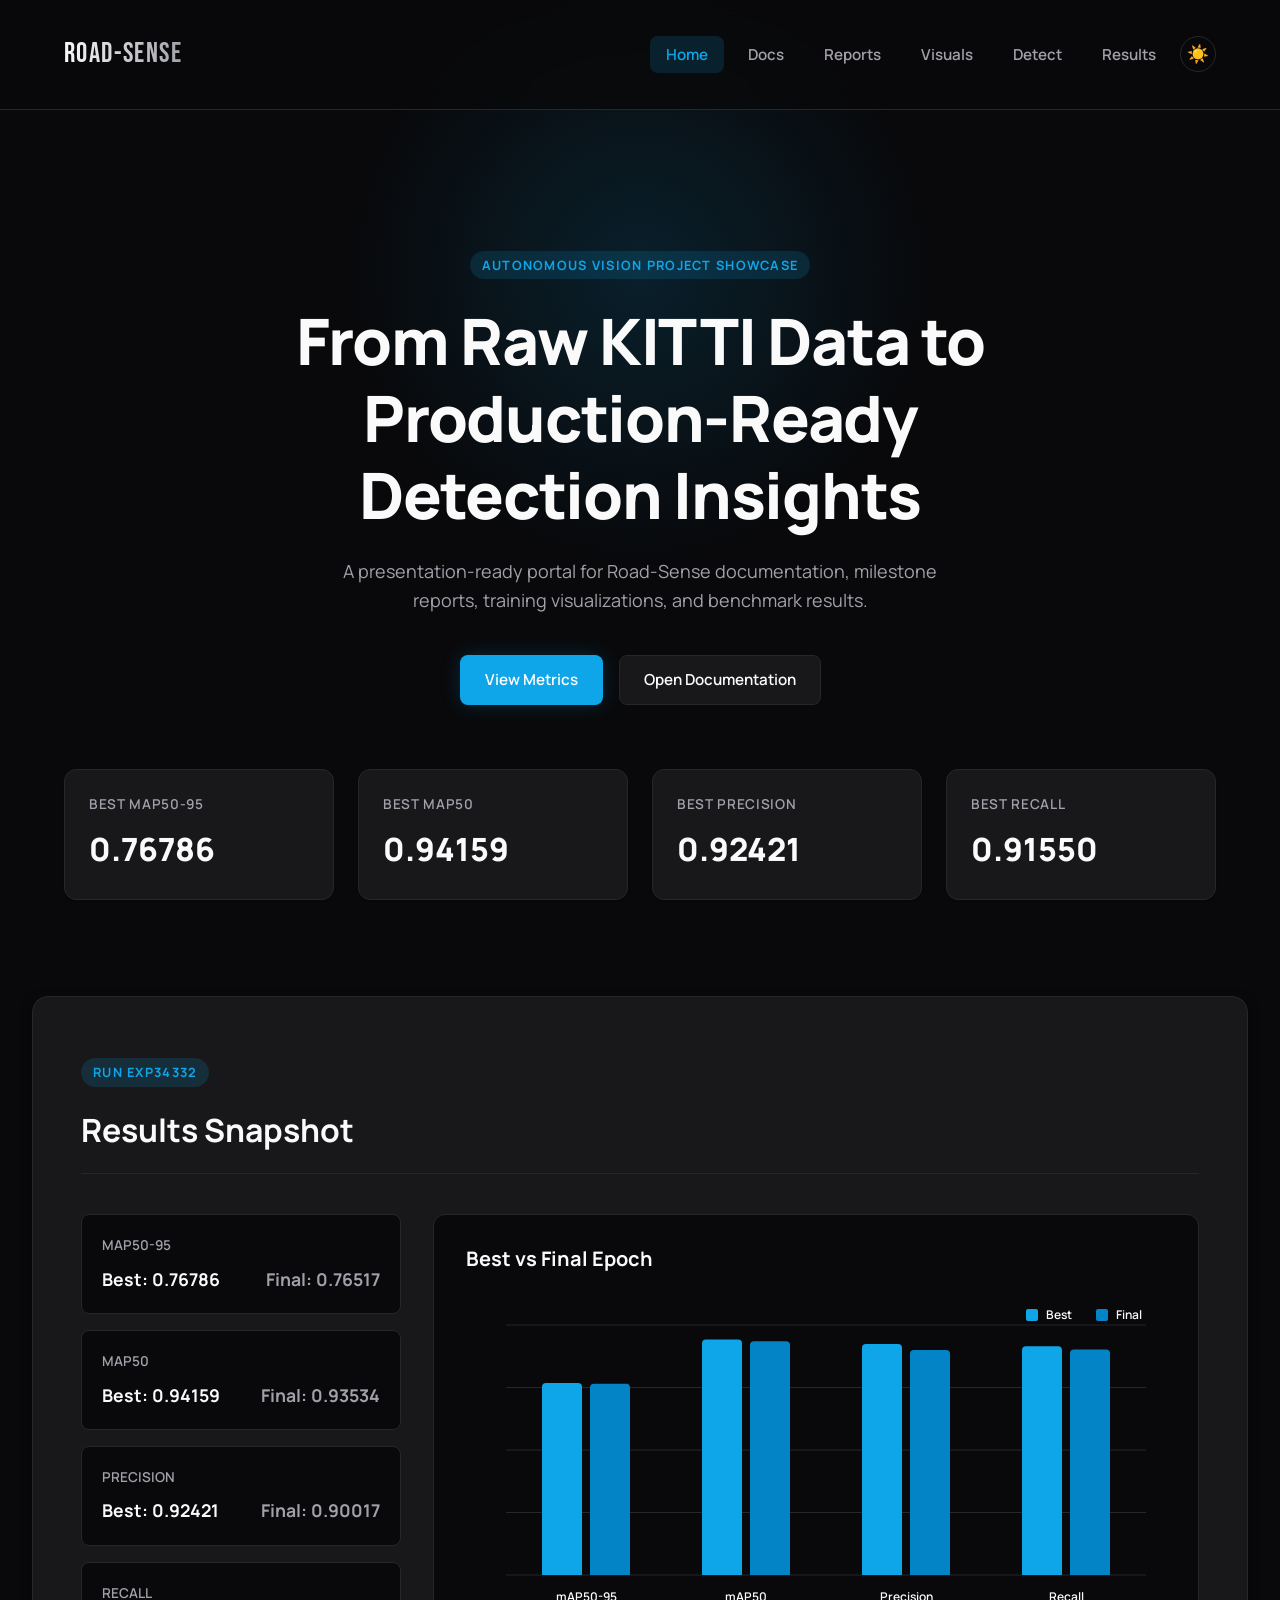
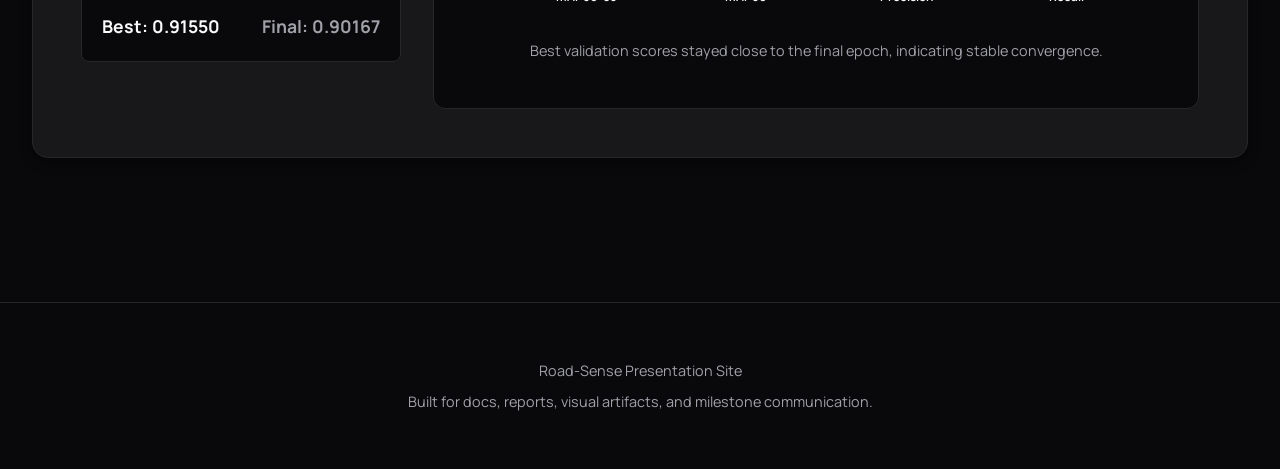
<file: presentation/index.html>
<!DOCTYPE html>
<html lang="en">
<head>
  <meta charset="UTF-8" />
  <meta name="viewport" content="width=device-width, initial-scale=1.0" />
  <title>Road-Sense Showcase</title>
  <link rel="preconnect" href="https://fonts.googleapis.com" />
  <link rel="preconnect" href="https://fonts.gstatic.com" crossorigin />
  <link href="https://fonts.googleapis.com/css2?family=Bebas+Neue&family=Manrope:wght@400;500;600;700;800&display=swap" rel="stylesheet" />
  <link rel="stylesheet" href="styles.css" />
</head>
<body>
  <nav class="top-nav reveal">
    <div class="nav-container">
      <div class="brand">ROAD-SENSE</div>
      <button id="menuToggle" class="menu-toggle" aria-label="Toggle menu">Menu</button>
      <ul id="menu" class="menu">
        <li><a href="index.html" class="active">Home</a></li>
        <li><a href="docs.html">Docs</a></li>
        <li><a href="reports.html">Reports</a></li>
        <li><a href="visuals.html">Visuals</a></li>
        <li><a href="detect.html">Detect</a></li>
        <li><a href="#results">Results</a></li>
        <button id="themeToggle" class="theme-toggle" aria-label="Toggle theme">☀️</button>
      </ul>
    </div>
  </nav>

  <main>
    <header class="hero reveal">
      <div class="hero-content">
        <p class="eyebrow">Autonomous Vision Project Showcase</p>
        <h1>From Raw KITTI Data to Production-Ready Detection Insights</h1>
        <p class="hero-copy">
          A presentation-ready portal for Road-Sense documentation, milestone reports,
          training visualizations, and benchmark results.
        </p>
        <div class="hero-actions">
          <a href="#results" class="btn btn-primary">View Metrics</a>
          <a href="docs.html" class="btn btn-ghost">Open Documentation</a>
        </div>
      </div>

      <section class="stat-ribbon reveal" aria-label="Key model metrics">
        <article>
          <span class="label">Best mAP50-95</span>
          <span class="value">0.76786</span>
        </article>
        <article>
          <span class="label">Best mAP50</span>
          <span class="value">0.94159</span>
        </article>
        <article>
          <span class="label">Best Precision</span>
          <span class="value">0.92421</span>
        </article>
        <article>
          <span class="label">Best Recall</span>
          <span class="value">0.91550</span>
        </article>
      </section>
    </header>

    <section id="results" class="panel reveal">
      <div class="panel-head">
        <p class="eyebrow">Run exp34332</p>
        <h2>Results Snapshot</h2>
      </div>

      <div class="results-wrap">
        <div class="score-cards" id="scoreCards"></div>

        <div class="chart-card">
          <h3>Best vs Final Epoch</h3>
          <canvas id="metricChart" width="700" height="320" aria-label="Best versus final metrics chart"></canvas>
          <p class="caption">Best validation scores stayed close to the final epoch, indicating stable convergence.</p>
        </div>
      </div>
    </section>
  </main>

  <footer class="footer reveal">
    <p>Road-Sense Presentation Site</p>
    <p>Built for docs, reports, visual artifacts, and milestone communication.</p>
  </footer>

  <script src="script.js"></script>
</body>
</html>
</file>
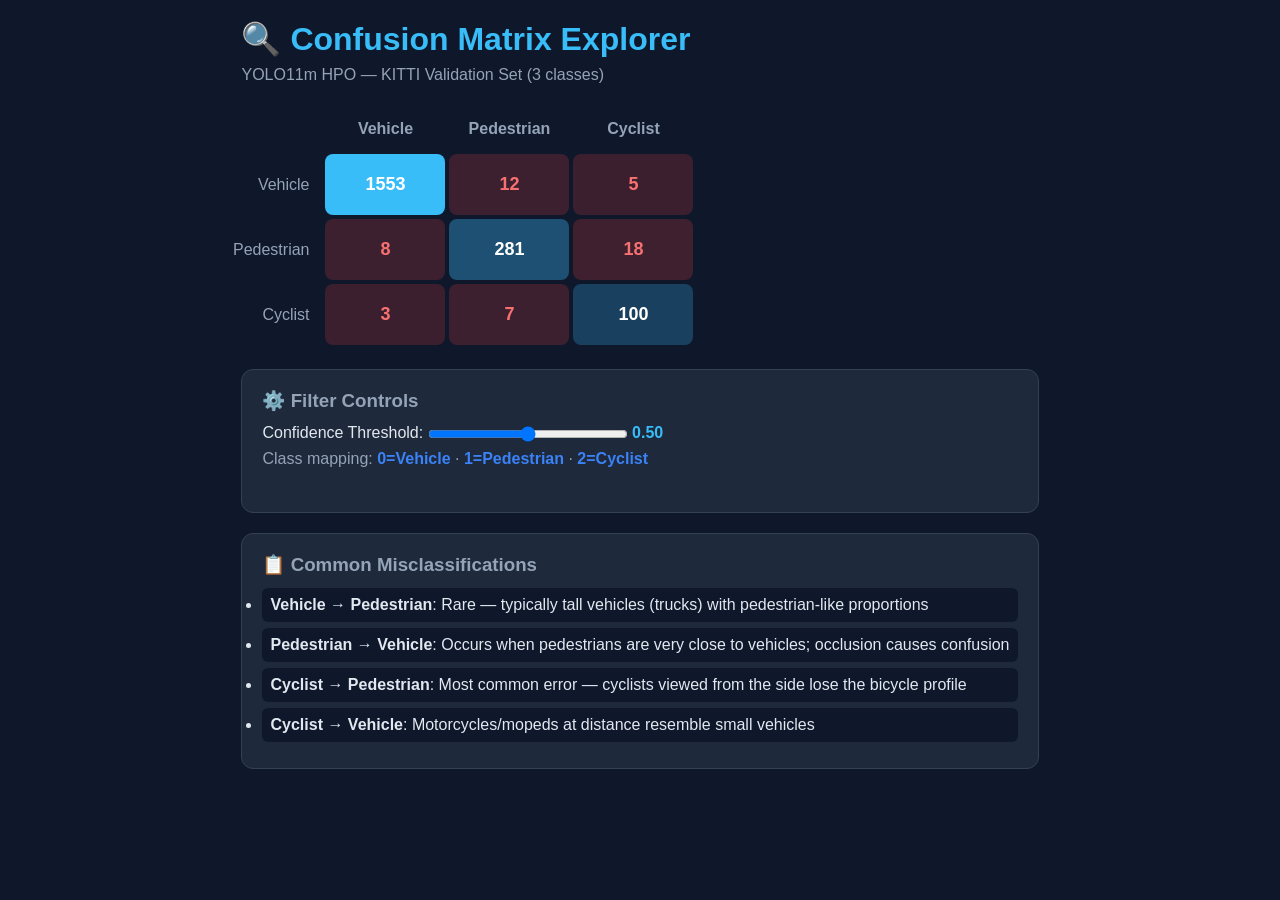
<file: presentation/confusion_matrix.html>
<!DOCTYPE html>
<html lang="en">
<head>
<meta charset="UTF-8">
<meta name="viewport" content="width=device-width, initial-scale=1.0">
<title>Confusion Matrix Explorer - Road-Sense</title>
<style>
* { margin: 0; padding: 0; box-sizing: border-box; }
body { font-family: -apple-system, sans-serif; background: #0f172a; color: #e2e8f0; padding: 20px; display: flex; justify-content: center; }
.container { max-width: 800px; }
h1 { color: #38bdf8; margin-bottom: 8px; }
p { color: #94a3b8; margin-bottom: 24px; }
.matrix { display: grid; grid-template-columns: 80px repeat(3, 120px); gap: 4px; margin-bottom: 24px; }
.header { font-weight: 700; text-align: center; padding: 12px; color: #94a3b8; }
.cell { text-align: center; padding: 20px; border-radius: 8px; font-size: 18px; font-weight: 600; }
.label-row { display: flex; align-items: center; justify-content: flex-end; padding-right: 12px; color: #94a3b8; font-weight: 500; }
.controls { background: #1e293b; border-radius: 12px; padding: 20px; border: 1px solid #334155; }
.controls h3 { color: #94a3b8; margin-bottom: 12px; }
.controls label { display: block; margin: 8px 0; color: #e2e8f0; }
.controls input[type=range] { width: 200px; vertical-align: middle; }
.controls .value { color: #38bdf8; font-weight: 600; }
.classes { color: #3b82f6; font-weight: 600; }
.misclass { background: #1e293b; border-radius: 12px; padding: 20px; border: 1px solid #334155; margin-top: 20px; }
.misclass h3 { color: #94a3b8; margin-bottom: 12px; }
.misclass li { margin: 6px 0; padding: 8px; background: #0f172a; border-radius: 6px; }
</style>
</head>
<body>
<div class="container">
<h1>🔍 Confusion Matrix Explorer</h1>
<p>YOLO11m HPO — KITTI Validation Set (3 classes)</p>
<div class="matrix" id="matrix"></div>
<div class="controls">
  <h3>⚙️ Filter Controls</h3>
  <label>Confidence Threshold: <input type="range" min="0" max="100" value="50" id="threshold"> <span class="value" id="threshVal">0.50</span></label>
  <p style="color:#94a3b8;margin-top:8px">Class mapping: <span class="classes">0=Vehicle</span> · <span class="classes">1=Pedestrian</span> · <span class="classes">2=Cyclist</span></p>
</div>
<div class="misclass">
  <h3>📋 Common Misclassifications</h3>
  <ul>
    <li><strong>Vehicle → Pedestrian</strong>: Rare — typically tall vehicles (trucks) with pedestrian-like proportions</li>
    <li><strong>Pedestrian → Vehicle</strong>: Occurs when pedestrians are very close to vehicles; occlusion causes confusion</li>
    <li><strong>Cyclist → Pedestrian</strong>: Most common error — cyclists viewed from the side lose the bicycle profile</li>
    <li><strong>Cyclist → Vehicle</strong>: Motorcycles/mopeds at distance resemble small vehicles</li>
  </ul>
</div>
</div>
<script>
const data = [[1553,12,5],[8,281,18],[3,7,100]];
const labels = ['Vehicle','Pedestrian','Cyclist'];
const maxVal = Math.max(...data.flat());
const colors = (v,r) => {
  if (r) return `rgba(56,189,248,${0.2+v/maxVal*0.8})`;
  return v > 0 ? `rgba(239,68,68,${0.2+v/maxVal*0.6})` : '#1e293b';
};
function render(t) {
  const m = document.getElementById('matrix');
  m.innerHTML = '<div class="header"></div>' + labels.map(l => `<div class="header">${l}</div>`).join('');
  labels.forEach((r,i) => {
    m.innerHTML += `<div class="label-row">${r}</div>`;
    labels.forEach((_,j) => {
      const v = i === j ? data[i][j] : Math.round(data[i][j] * Math.min(1, t/0.5));
      m.innerHTML += `<div class="cell" style="background:${colors(v,i===j)};color:${i===j?'#fff':'#f87171'}">${v}</div>`;
    });
  });
}
render(0.5);
document.getElementById('threshold').addEventListener('input', function() {
  const v = this.value / 100;
  document.getElementById('threshVal').textContent = v.toFixed(2);
  render(v);
});
</script>
</body>
</html>
</file>
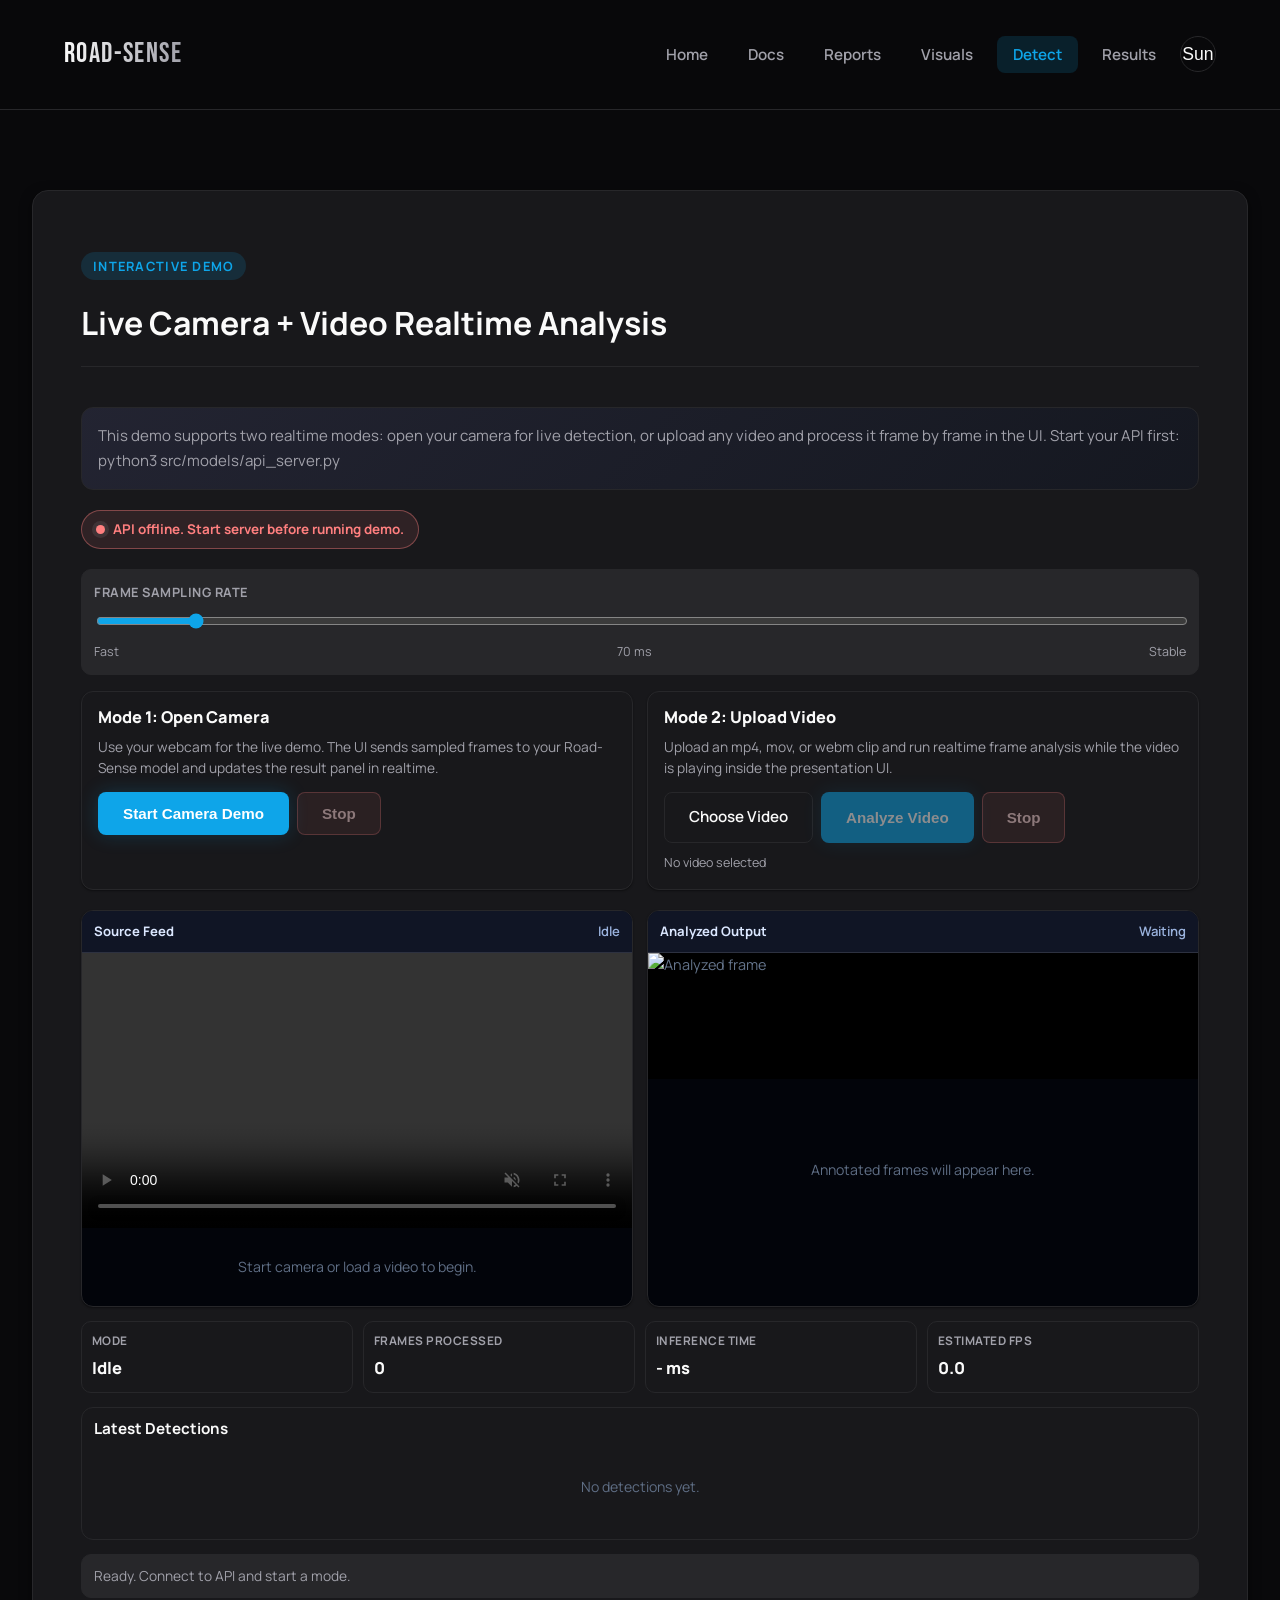
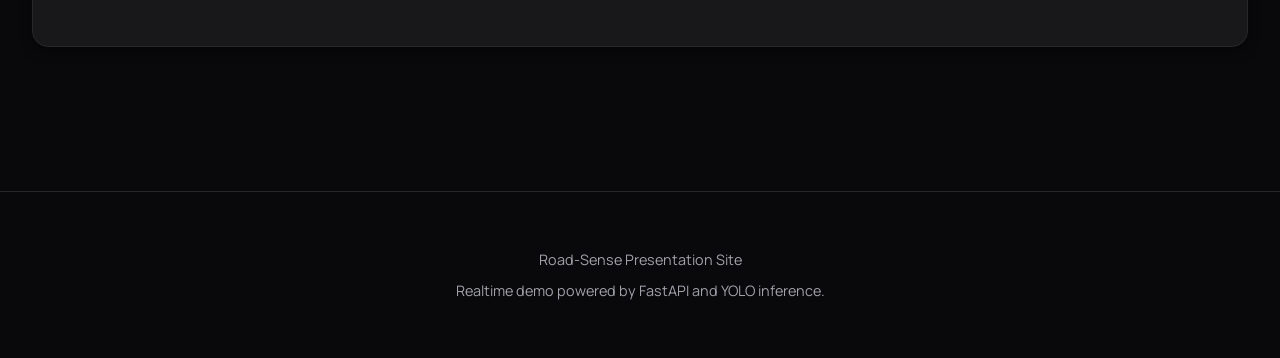
<file: presentation/detect.html>
<!DOCTYPE html>
<html lang="en">
<head>
  <meta charset="UTF-8" />
  <meta name="viewport" content="width=device-width, initial-scale=1.0" />
  <title>Road-Sense Live Demo</title>
  <link rel="preconnect" href="https://fonts.googleapis.com" />
  <link rel="preconnect" href="https://fonts.gstatic.com" crossorigin />
  <link href="https://fonts.googleapis.com/css2?family=Bebas+Neue&family=Manrope:wght@400;500;700;800&display=swap" rel="stylesheet" />
  <link rel="stylesheet" href="styles.css" />
  <style>
    .detect-intro {
      border: 1px solid var(--line);
      border-radius: 12px;
      padding: 16px;
      color: var(--muted);
      background: linear-gradient(135deg, rgba(129, 140, 248, 0.1), rgba(15, 23, 42, 0.35));
      margin-bottom: 20px;
      font-size: 0.94rem;
    }

    .api-status {
      display: inline-flex;
      align-items: center;
      gap: 8px;
      border-radius: 999px;
      padding: 8px 14px;
      font-size: 0.84rem;
      font-weight: 700;
      margin-bottom: 20px;
      border: 1px solid var(--line);
    }

    .api-status.connected {
      color: #3dd68c;
      background: rgba(61, 214, 140, 0.1);
      border-color: rgba(61, 214, 140, 0.4);
    }

    .api-status.disconnected {
      color: #ff7f7f;
      background: rgba(255, 127, 127, 0.1);
      border-color: rgba(255, 127, 127, 0.4);
    }

    .status-dot {
      width: 9px;
      height: 9px;
      border-radius: 50%;
      background: currentColor;
      box-shadow: 0 0 0 4px rgba(255, 255, 255, 0.08);
    }

    .control-grid {
      display: grid;
      grid-template-columns: 1fr 1fr;
      gap: 14px;
      margin-bottom: 20px;
    }

    .control-card {
      background: var(--surface);
      border: 1px solid var(--line);
      border-radius: 12px;
      padding: 16px;
      box-shadow: var(--shadow-sm);
    }

    .control-card h3 {
      margin: 0 0 8px;
      font-size: 1.02rem;
      font-weight: 800;
    }

    .control-card p {
      margin: 0 0 14px;
      color: var(--muted);
      font-size: 0.86rem;
      line-height: 1.55;
    }

    .control-row {
      display: flex;
      flex-wrap: wrap;
      gap: 8px;
      margin-bottom: 10px;
    }

    .file-input {
      display: none;
    }

    .sample-control {
      border: 1px solid var(--line);
      border-radius: 10px;
      padding: 12px;
      background: var(--surface-hover);
      margin-bottom: 16px;
    }

    .sample-control label {
      display: block;
      color: var(--muted);
      font-weight: 700;
      font-size: 0.8rem;
      margin-bottom: 8px;
      text-transform: uppercase;
      letter-spacing: 0.04em;
    }

    .sample-control input[type="range"] {
      width: 100%;
      accent-color: var(--accent);
      cursor: pointer;
    }

    .range-values {
      display: flex;
      justify-content: space-between;
      font-size: 0.78rem;
      color: var(--muted);
      margin-top: 6px;
    }

    .preview-grid {
      display: grid;
      grid-template-columns: 1fr 1fr;
      gap: 14px;
      margin-bottom: 14px;
    }

    .feed-card {
      border: 1px solid var(--line);
      border-radius: 12px;
      background: #02040a;
      overflow: hidden;
      box-shadow: var(--shadow-sm);
    }

    .feed-head {
      display: flex;
      justify-content: space-between;
      align-items: center;
      gap: 10px;
      padding: 10px 12px;
      border-bottom: 1px solid rgba(255, 255, 255, 0.12);
      font-size: 0.82rem;
      font-weight: 700;
      color: #dbe7ff;
      background: rgba(19, 25, 41, 0.88);
    }

    .feed-head span:last-child {
      color: #9ab2dd;
      font-weight: 600;
    }

    .feed-frame {
      aspect-ratio: 16 / 9;
      width: 100%;
      display: grid;
      place-items: center;
      color: #64748b;
      font-size: 0.9rem;
      position: relative;
    }

    .feed-frame video,
    .feed-frame img {
      width: 100%;
      height: 100%;
      object-fit: contain;
      display: block;
      background: #000;
    }

    .feed-placeholder {
      text-align: center;
      padding: 14px;
      color: #5f6e85;
      font-size: 0.88rem;
    }

    .hidden {
      display: none;
    }

    .stats-grid {
      display: grid;
      grid-template-columns: repeat(4, minmax(0, 1fr));
      gap: 10px;
      margin-bottom: 14px;
    }

    .stat-item {
      border: 1px solid var(--line);
      border-radius: 10px;
      padding: 10px;
      background: var(--surface);
    }

    .stat-label {
      font-size: 0.74rem;
      text-transform: uppercase;
      letter-spacing: 0.04em;
      color: var(--muted);
      font-weight: 700;
      margin-bottom: 4px;
    }

    .stat-value {
      font-size: 1.03rem;
      font-weight: 800;
      color: var(--ink);
    }

    .det-list {
      border: 1px solid var(--line);
      border-radius: 12px;
      background: var(--surface);
      padding: 12px;
    }

    .det-list h3 {
      margin: 0 0 10px;
      font-size: 0.95rem;
    }

    .det-items {
      display: grid;
      gap: 8px;
      max-height: 220px;
      overflow: auto;
    }

    .det-item {
      display: flex;
      justify-content: space-between;
      align-items: center;
      border: 1px solid var(--line);
      border-radius: 8px;
      padding: 8px 10px;
      background: var(--surface-hover);
      font-size: 0.87rem;
    }

    .det-class {
      font-weight: 800;
      letter-spacing: 0.03em;
      text-transform: uppercase;
    }

    .det-class.Vehicle {
      color: #3dd68c;
    }

    .det-class.Pedestrian {
      color: #63a3ff;
    }

    .det-class.Cyclist {
      color: #ff7a8e;
    }

    .det-confidence {
      color: var(--muted);
      font-weight: 700;
    }

    .status-bar {
      margin-top: 14px;
      border: 1px solid var(--line);
      border-radius: 10px;
      padding: 10px 12px;
      background: var(--surface-hover);
      color: var(--muted);
      font-size: 0.86rem;
    }

    .status-bar.error {
      border-color: rgba(255, 127, 127, 0.55);
      background: rgba(255, 127, 127, 0.08);
      color: #ff7f7f;
    }

    .btn-danger {
      border: 1px solid rgba(255, 127, 127, 0.48);
      background: rgba(255, 127, 127, 0.16);
      color: #ffd8d8;
    }

    .btn-danger:hover {
      background: rgba(255, 127, 127, 0.25);
      border-color: rgba(255, 127, 127, 0.65);
    }

    .btn:disabled {
      cursor: not-allowed;
      opacity: 0.5;
    }

    @media (max-width: 1000px) {
      .control-grid,
      .preview-grid {
        grid-template-columns: 1fr;
      }

      .stats-grid {
        grid-template-columns: 1fr 1fr;
      }
    }
  </style>
</head>
<body>
  <nav class="top-nav reveal">
    <div class="nav-container">
      <div class="brand">ROAD-SENSE</div>
      <button id="menuToggle" class="menu-toggle" aria-label="Toggle menu">Menu</button>
      <ul id="menu" class="menu">
        <li><a href="index.html">Home</a></li>
        <li><a href="docs.html">Docs</a></li>
        <li><a href="reports.html">Reports</a></li>
        <li><a href="visuals.html">Visuals</a></li>
        <li><a href="detect.html" class="active">Detect</a></li>
        <li><a href="index.html#results">Results</a></li>
        <button id="themeToggle" class="theme-toggle" aria-label="Toggle theme">☀️</button>
      </ul>
    </div>
  </nav>

  <main class="reveal">
    <section class="panel" style="margin-top: 3rem;">
      <div class="panel-head">
        <p class="eyebrow">Interactive Demo</p>
        <h2>Live Camera + Video Realtime Analysis</h2>
      </div>

      <p class="detect-intro">
        This demo supports two realtime modes: open your camera for live detection, or upload any video and process it frame by frame in the UI.
        Start your API first: python3 src/models/api_server.py
      </p>

      <div id="apiStatus" class="api-status disconnected">
        <span class="status-dot"></span>
        <span id="apiStatusText">Checking API connection...</span>
      </div>

      <div class="sample-control">
        <label for="samplingRate">Frame Sampling Rate</label>
        <input id="samplingRate" type="range" min="30" max="500" step="10" value="70" />
        <div class="range-values">
          <span>Fast</span>
          <span id="samplingRateValue">70 ms</span>
          <span>Stable</span>
        </div>
      </div>

      <div class="control-grid">
        <article class="control-card">
          <h3>Mode 1: Open Camera</h3>
          <p>Use your webcam for the live demo. The UI sends sampled frames to your Road-Sense model and updates the result panel in realtime.</p>
          <div class="control-row">
            <button id="startCameraBtn" class="btn btn-primary">Start Camera Demo</button>
            <button id="stopCameraBtn" class="btn btn-danger" disabled>Stop</button>
          </div>
        </article>

        <article class="control-card">
          <h3>Mode 2: Upload Video</h3>
          <p>Upload an mp4, mov, or webm clip and run realtime frame analysis while the video is playing inside the presentation UI.</p>
          <div class="control-row">
            <label for="videoInput" class="btn btn-ghost">Choose Video</label>
            <input id="videoInput" class="file-input" type="file" accept="video/mp4,video/webm,video/ogg,video/quicktime" />
            <button id="startVideoBtn" class="btn btn-primary" disabled>Analyze Video</button>
            <button id="stopVideoBtn" class="btn btn-danger" disabled>Stop</button>
          </div>
          <div id="selectedVideoName" class="range-values">
            <span>No video selected</span>
            <span></span>
          </div>
        </article>
      </div>

      <div class="preview-grid">
        <article class="feed-card">
          <div class="feed-head">
            <span>Source Feed</span>
            <span id="sourceFeedState">Idle</span>
          </div>
          <div class="feed-frame">
            <video id="sourceVideo" class="hidden" autoplay muted playsinline controls></video>
            <p id="sourcePlaceholder" class="feed-placeholder">Start camera or load a video to begin.</p>
          </div>
        </article>

        <article class="feed-card">
          <div class="feed-head">
            <span>Analyzed Output</span>
            <span id="outputFeedState">Waiting</span>
          </div>
          <div class="feed-frame">
            <img id="annotatedImage" class="hidden" alt="Analyzed frame" />
            <p id="outputPlaceholder" class="feed-placeholder">Annotated frames will appear here.</p>
          </div>
        </article>
      </div>

      <div class="stats-grid">
        <article class="stat-item">
          <div class="stat-label">Mode</div>
          <div id="modeValue" class="stat-value">Idle</div>
        </article>
        <article class="stat-item">
          <div class="stat-label">Frames Processed</div>
          <div id="framesValue" class="stat-value">0</div>
        </article>
        <article class="stat-item">
          <div class="stat-label">Inference Time</div>
          <div id="inferenceValue" class="stat-value">- ms</div>
        </article>
        <article class="stat-item">
          <div class="stat-label">Estimated FPS</div>
          <div id="fpsValue" class="stat-value">0.0</div>
        </article>
      </div>

      <section class="det-list" aria-live="polite">
        <h3>Latest Detections</h3>
        <div id="detectionsList" class="det-items">
          <p class="feed-placeholder">No detections yet.</p>
        </div>
      </section>

      <div id="statusBar" class="status-bar">Ready. Connect to API and start a mode.</div>
    </section>
  </main>

  <footer class="footer reveal">
    <p>Road-Sense Presentation Site</p>
    <p>Realtime demo powered by FastAPI and YOLO inference.</p>
  </footer>

  <script>
    const API_URL = "http://localhost:8000";
    const DETECT_ENDPOINT = API_URL + "/detect";
    const HEALTH_ENDPOINT = API_URL + "/health";

    const apiStatus = document.getElementById("apiStatus");
    const apiStatusText = document.getElementById("apiStatusText");
    const samplingRate = document.getElementById("samplingRate");
    const samplingRateValue = document.getElementById("samplingRateValue");

    const startCameraBtn = document.getElementById("startCameraBtn");
    const stopCameraBtn = document.getElementById("stopCameraBtn");
    const videoInput = document.getElementById("videoInput");
    const startVideoBtn = document.getElementById("startVideoBtn");
    const stopVideoBtn = document.getElementById("stopVideoBtn");
    const selectedVideoName = document.getElementById("selectedVideoName");

    const sourceVideo = document.getElementById("sourceVideo");
    const sourcePlaceholder = document.getElementById("sourcePlaceholder");
    const annotatedImage = document.getElementById("annotatedImage");
    const outputPlaceholder = document.getElementById("outputPlaceholder");

    const sourceFeedState = document.getElementById("sourceFeedState");
    const outputFeedState = document.getElementById("outputFeedState");
    const modeValue = document.getElementById("modeValue");
    const framesValue = document.getElementById("framesValue");
    const inferenceValue = document.getElementById("inferenceValue");
    const fpsValue = document.getElementById("fpsValue");
    const detectionsList = document.getElementById("detectionsList");
    const statusBar = document.getElementById("statusBar");

    const captureCanvas = document.createElement("canvas");
    const captureCtx = captureCanvas.getContext("2d");
    const TARGET_MAX_EDGE = 640;
    const JPEG_QUALITY = 0.7;

    let apiConnected = false;
    let currentMode = "idle";
    let cameraStream = null;
    let frameTimer = null;
    let frameLoopRunning = false;
    let activeRequestController = null;
    let processingFrame = false;
    let uploadedVideoURL = null;
    let currentSessionId = null;

    let framesProcessed = 0;
    let sessionStart = 0;

    function createSessionId(modeName) {
      return modeName + "-" + Date.now().toString(36) + "-" + Math.random().toString(36).slice(2, 8);
    }

    function setStatus(message, isError = false) {
      statusBar.textContent = message;
      statusBar.classList.toggle("error", isError);
    }

    async function checkAPI() {
      try {
        const controller = new AbortController();
        const timeout = setTimeout(() => controller.abort(), 2000);
        const response = await fetch(HEALTH_ENDPOINT, { signal: controller.signal });
        clearTimeout(timeout);
        apiConnected = response.ok;
      } catch (error) {
        apiConnected = false;
      }

      if (apiConnected) {
        apiStatus.className = "api-status connected";
        apiStatusText.textContent = "API connected at " + API_URL;
      } else {
        apiStatus.className = "api-status disconnected";
        apiStatusText.textContent = "API offline. Start server before running demo.";
      }
    }

    function updateSamplingLabel() {
      samplingRateValue.textContent = samplingRate.value + " ms";
    }

    function updateStats(inferenceMs = null) {
      modeValue.textContent = currentMode.charAt(0).toUpperCase() + currentMode.slice(1);
      framesValue.textContent = String(framesProcessed);

      if (inferenceMs !== null) {
        inferenceValue.textContent = inferenceMs.toFixed(1) + " ms";
      }

      if (sessionStart > 0 && framesProcessed > 0) {
        const elapsedSec = (Date.now() - sessionStart) / 1000;
        const fps = elapsedSec > 0 ? framesProcessed / elapsedSec : 0;
        fpsValue.textContent = fps.toFixed(1);
      } else {
        fpsValue.textContent = "0.0";
      }
    }

    function setFeedState(sourceText, outputText) {
      sourceFeedState.textContent = sourceText;
      outputFeedState.textContent = outputText;
    }

    function resetDetections() {
      detectionsList.innerHTML = '<p class="feed-placeholder">No detections yet.</p>';
    }

    function renderDetections(detections) {
      if (!detections || detections.length === 0) {
        detectionsList.innerHTML = '<p class="feed-placeholder">No objects detected in latest frame.</p>';
        return;
      }

      detectionsList.innerHTML = "";
      detections.forEach((det) => {
        const row = document.createElement("div");
        row.className = "det-item";
        const classLabel = det.track_id !== null && det.track_id !== undefined
          ? det.class_name + " #" + det.track_id
          : det.class_name;
        row.innerHTML =
          '<span class="det-class ' + det.class_name + '">' + classLabel + '</span>' +
          '<span class="det-confidence">' + (det.confidence * 100).toFixed(1) + "%</span>";
        detectionsList.appendChild(row);
      });
    }

    function showSourceVideo() {
      sourceVideo.classList.remove("hidden");
      sourcePlaceholder.classList.add("hidden");
    }

    function hideSourceVideo() {
      sourceVideo.classList.add("hidden");
      sourcePlaceholder.classList.remove("hidden");
    }

    function showAnnotatedImage() {
      annotatedImage.classList.remove("hidden");
      outputPlaceholder.classList.add("hidden");
    }

    function hideAnnotatedImage() {
      annotatedImage.classList.add("hidden");
      outputPlaceholder.classList.remove("hidden");
    }

    function stopFrameLoop() {
      frameLoopRunning = false;
      if (frameTimer) {
        clearTimeout(frameTimer);
        frameTimer = null;
      }
      if (activeRequestController) {
        activeRequestController.abort();
        activeRequestController = null;
      }
      processingFrame = false;
    }

    function stopCameraTracks() {
      if (cameraStream) {
        cameraStream.getTracks().forEach((track) => track.stop());
        cameraStream = null;
      }
    }

    function stopSession(silent = false) {
      stopFrameLoop();
      stopCameraTracks();

      sourceVideo.pause();
      sourceVideo.srcObject = null;

      if (currentMode === "video" && uploadedVideoURL) {
        sourceVideo.src = uploadedVideoURL;
      } else {
        sourceVideo.removeAttribute("src");
      }

      currentMode = "idle";
      currentSessionId = null;
      startCameraBtn.disabled = false;
      stopCameraBtn.disabled = true;
      startVideoBtn.disabled = videoInput.files.length === 0;
      stopVideoBtn.disabled = true;
      setFeedState("Idle", "Waiting");
      modeValue.textContent = "Idle";

      if (!silent) {
        setStatus("Demo stopped.");
      }
    }

    async function detectCurrentFrame() {
      if (processingFrame || !apiConnected || sourceVideo.readyState < 2) {
        return;
      }

      if (currentMode === "video" && sourceVideo.ended) {
        stopSession(true);
        setStatus("Video finished. Choose Analyze Video to replay.");
        return;
      }

      processingFrame = true;

      try {
        const sourceWidth = sourceVideo.videoWidth || 640;
        const sourceHeight = sourceVideo.videoHeight || 360;
        const scale = Math.min(1, TARGET_MAX_EDGE / Math.max(sourceWidth, sourceHeight));
        const width = Math.max(1, Math.round(sourceWidth * scale));
        const height = Math.max(1, Math.round(sourceHeight * scale));
        captureCanvas.width = width;
        captureCanvas.height = height;
        captureCtx.drawImage(sourceVideo, 0, 0, width, height);

        const blob = await new Promise((resolve) => {
          captureCanvas.toBlob(resolve, "image/jpeg", JPEG_QUALITY);
        });

        if (!blob) {
          throw new Error("Could not capture frame.");
        }

        const formData = new FormData();
        formData.append("image", blob, "frame.jpg");
        formData.append("session_id", currentSessionId || "default");

        activeRequestController = new AbortController();
        const response = await fetch(DETECT_ENDPOINT, {
          method: "POST",
          body: formData,
          signal: activeRequestController.signal
        });

        let data = null;
        try {
          data = await response.json();
        } catch (error) {
          data = null;
        }

        if (!response.ok) {
          const detail = data && data.detail ? data.detail : "Detection request failed.";
          throw new Error(detail);
        }

        if (data && data.annotated_image) {
          annotatedImage.src = data.annotated_image;
          showAnnotatedImage();
        }

        framesProcessed += 1;
        updateStats(data && data.inference_time_ms ? data.inference_time_ms : null);
        renderDetections(data ? data.detections : []);
        setFeedState(
          currentMode === "camera" ? "Live Camera" : "Uploaded Video",
          "Realtime"
        );
      } catch (error) {
        if (error.name !== "AbortError") {
          setStatus("Detection error: " + error.message, true);
          setFeedState("Error", "Error");
        }
      } finally {
        activeRequestController = null;
        processingFrame = false;
      }
    }

    async function frameLoopTick() {
      if (!frameLoopRunning) {
        return;
      }

      await detectCurrentFrame();

      if (!frameLoopRunning) {
        return;
      }

      const intervalMs = Number(samplingRate.value);
      frameTimer = setTimeout(frameLoopTick, intervalMs);
    }

    function startFrameLoop() {
      stopFrameLoop();
      frameLoopRunning = true;
      frameLoopTick();
    }

    function resetSessionMetrics(modeName) {
      currentMode = modeName;
      currentSessionId = createSessionId(modeName);
      framesProcessed = 0;
      sessionStart = Date.now();
      inferenceValue.textContent = "- ms";
      fpsValue.textContent = "0.0";
      resetDetections();
      updateStats();
    }

    async function startCameraDemo() {
      if (!apiConnected) {
        setStatus("API is offline. Start the server, then try camera demo.", true);
        return;
      }

      try {
        stopSession(true);
        cameraStream = await navigator.mediaDevices.getUserMedia({
          video: { facingMode: "environment" },
          audio: false
        });

        sourceVideo.srcObject = cameraStream;
        sourceVideo.muted = true;
        sourceVideo.controls = false;
        await sourceVideo.play();

        showSourceVideo();
        showAnnotatedImage();

        resetSessionMetrics("camera");
        startCameraBtn.disabled = true;
        stopCameraBtn.disabled = false;
        startVideoBtn.disabled = true;
        stopVideoBtn.disabled = true;

        setFeedState("Live Camera", "Analyzing");
        setStatus("Camera started. Running realtime detection with tracking.");
        startFrameLoop();
      } catch (error) {
        setStatus("Could not access camera: " + error.message, true);
        stopSession(true);
        hideSourceVideo();
      }
    }

    async function startVideoDemo() {
      if (!apiConnected) {
        setStatus("API is offline. Start the server, then analyze video.", true);
        return;
      }

      if (!videoInput.files || videoInput.files.length === 0) {
        setStatus("Choose a video file first.", true);
        return;
      }

      try {
        stopSession(true);

        const file = videoInput.files[0];
        if (uploadedVideoURL) {
          URL.revokeObjectURL(uploadedVideoURL);
        }
        uploadedVideoURL = URL.createObjectURL(file);

        sourceVideo.src = uploadedVideoURL;
        sourceVideo.srcObject = null;
        sourceVideo.muted = true;
        sourceVideo.controls = true;
        sourceVideo.currentTime = 0;

        await sourceVideo.play();
        showSourceVideo();
        showAnnotatedImage();

        resetSessionMetrics("video");
        startCameraBtn.disabled = true;
        stopCameraBtn.disabled = true;
        startVideoBtn.disabled = true;
        stopVideoBtn.disabled = false;

        setFeedState("Uploaded Video", "Analyzing");
        setStatus("Video analysis started. Tracking enabled.");
        startFrameLoop();
      } catch (error) {
        setStatus("Could not start video analysis: " + error.message, true);
        stopSession(true);
      }
    }

    function handleVideoSelected() {
      if (!videoInput.files || videoInput.files.length === 0) {
        selectedVideoName.innerHTML = "<span>No video selected</span><span></span>";
        startVideoBtn.disabled = true;
        return;
      }

      const file = videoInput.files[0];
      const sizeMb = (file.size / (1024 * 1024)).toFixed(1);
      selectedVideoName.innerHTML = "<span>" + file.name + "</span><span>" + sizeMb + " MB</span>";
      startVideoBtn.disabled = false;
      setStatus("Video selected. Click Analyze Video to start.");
    }

    function initMenu() {
      const menuToggle = document.getElementById("menuToggle");
      const menu = document.getElementById("menu");
      if (!menuToggle || !menu) {
        return;
      }

      menuToggle.addEventListener("click", () => {
        menu.classList.toggle("open");
      });

      menu.querySelectorAll("a").forEach((link) => {
        link.addEventListener("click", () => {
          menu.classList.remove("open");
        });
      });
    }

    function initThemeToggle() {
      const themeToggle = document.getElementById("themeToggle");
      if (!themeToggle) {
        return;
      }

      const savedTheme = localStorage.getItem("theme");
      if (savedTheme === "light") {
        document.body.classList.add("light-mode");
      }

      const applyThemeLabel = () => {
        themeToggle.textContent = document.body.classList.contains("light-mode") ? "Moon" : "Sun";
      };

      applyThemeLabel();

      themeToggle.addEventListener("click", () => {
        document.body.classList.toggle("light-mode");
        localStorage.setItem("theme", document.body.classList.contains("light-mode") ? "light" : "night");
        applyThemeLabel();
      });
    }

    function initReveal() {
      const items = document.querySelectorAll(".reveal");
      if (!items.length || !window.IntersectionObserver) {
        return;
      }

      const observer = new IntersectionObserver(
        (entries) => {
          entries.forEach((entry) => {
            if (entry.isIntersecting) {
              entry.target.classList.add("in");
              observer.unobserve(entry.target);
            }
          });
        },
        { threshold: 0.15 }
      );

      items.forEach((item, index) => {
        item.style.transitionDelay = (index * 70) + "ms";
        observer.observe(item);
      });
    }

    function initEvents() {
      samplingRate.addEventListener("input", () => {
        updateSamplingLabel();
        if (currentMode !== "idle") {
          startFrameLoop();
        }
      });

      startCameraBtn.addEventListener("click", startCameraDemo);
      stopCameraBtn.addEventListener("click", () => {
        stopSession();
        hideSourceVideo();
      });

      videoInput.addEventListener("change", handleVideoSelected);
      startVideoBtn.addEventListener("click", startVideoDemo);
      stopVideoBtn.addEventListener("click", () => {
        stopSession();
      });

      sourceVideo.addEventListener("ended", () => {
        if (currentMode === "video") {
          stopSession(true);
          setStatus("Video ended. Choose Analyze Video to replay.");
        }
      });

      window.addEventListener("beforeunload", () => {
        stopSession(true);
        if (uploadedVideoURL) {
          URL.revokeObjectURL(uploadedVideoURL);
        }
      });
    }

    async function init() {
      initMenu();
      initThemeToggle();
      initReveal();
      initEvents();
      updateSamplingLabel();
      hideSourceVideo();
      hideAnnotatedImage();
      updateStats();
      await checkAPI();
      setInterval(checkAPI, 5000);
    }

    init();
  </script>
</body>
</html>
</file>
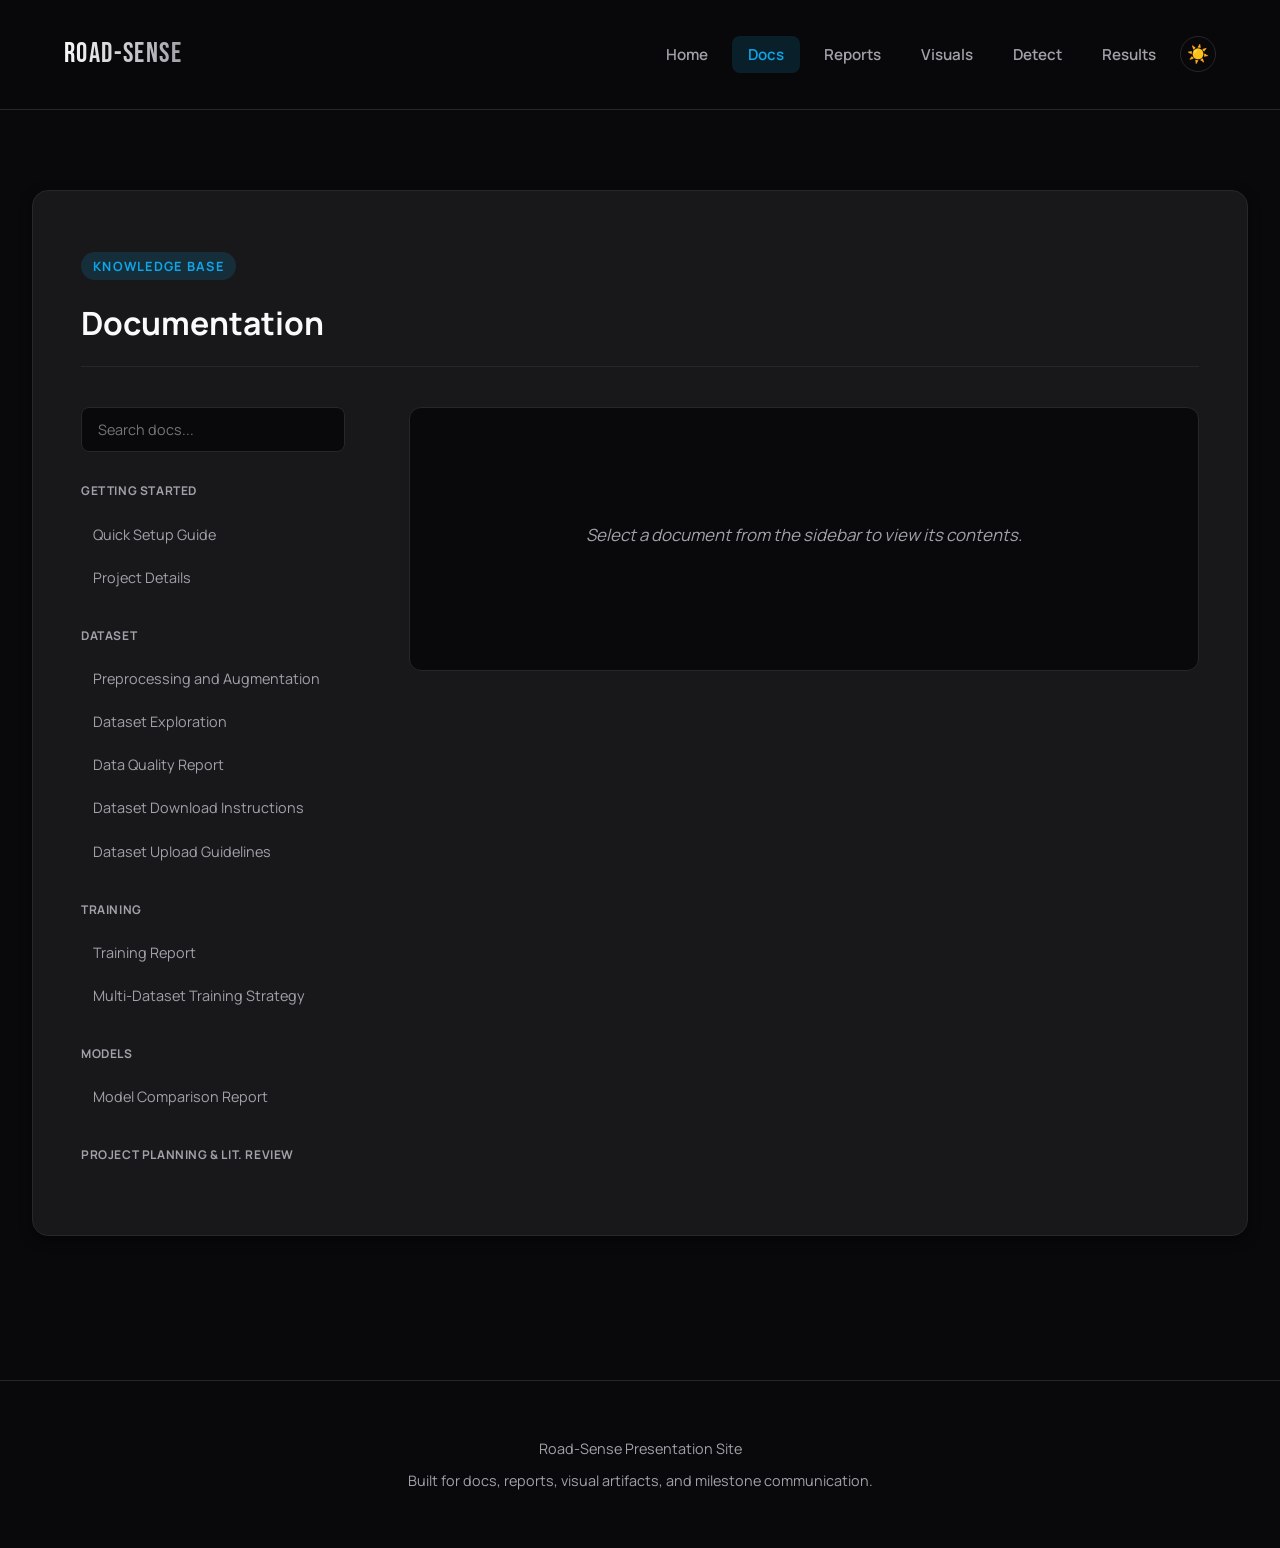
<file: presentation/docs.html>
<!DOCTYPE html>
<html lang="en">
<head>
  <meta charset="UTF-8" />
  <meta name="viewport" content="width=device-width, initial-scale=1.0" />
  <title>Road-Sense Documentation</title>
  <link rel="preconnect" href="https://fonts.googleapis.com" />
  <link rel="preconnect" href="https://fonts.gstatic.com" crossorigin />
  <link href="https://fonts.googleapis.com/css2?family=Bebas+Neue&family=Manrope:wght@400;500;600;700;800&display=swap" rel="stylesheet" />
  <link rel="stylesheet" href="styles.css" />
</head>
<body>
  <nav class="top-nav reveal">
    <div class="nav-container">
      <div class="brand">ROAD-SENSE</div>
      <button id="menuToggle" class="menu-toggle" aria-label="Toggle menu">Menu</button>
      <ul id="menu" class="menu">
        <li><a href="index.html">Home</a></li>
        <li><a href="docs.html" class="active">Docs</a></li>
        <li><a href="reports.html">Reports</a></li>
        <li><a href="visuals.html">Visuals</a></li>
        <li><a href="detect.html">Detect</a></li>
        <li><a href="index.html#results">Results</a></li>
        <button id="themeToggle" class="theme-toggle" aria-label="Toggle theme">☀️</button>
      </ul>
    </div>
  </nav>

  <main class="reveal">
    <div class="panel" style="margin-top: 3rem;">
      <div class="panel-head">
        <p class="eyebrow">Knowledge Base</p>
        <h2>Documentation</h2>
      </div>
      <div class="docs-layout">
        <aside class="docs-sidebar">
          <div class="sidebar-search">
            <input type="text" id="docSearch" placeholder="Search docs..." class="search-input" />
          </div>
          <nav class="sidebar-nav">
            <div class="sidebar-section">
              <h3 class="sidebar-section-title">Getting Started</h3>
              <ul class="sidebar-list" id="docsSidebarGettingStarted"></ul>
            </div>
            <div class="sidebar-section">
              <h3 class="sidebar-section-title">Dataset</h3>
              <ul class="sidebar-list" id="docsSidebarDataset"></ul>
            </div>
            <div class="sidebar-section">
              <h3 class="sidebar-section-title">Training</h3>
              <ul class="sidebar-list" id="docsSidebarTraining"></ul>
            </div>
            <div class="sidebar-section">
              <h3 class="sidebar-section-title">Models</h3>
              <ul class="sidebar-list" id="docsSidebarModels"></ul>
            </div>
            <div class="sidebar-section">
              <h3 class="sidebar-section-title">Project Planning & Lit. Review</h3>
              <ul class="sidebar-list" id="docsSidebarProjectPlanning"></ul>
            </div>
          </nav>
        </aside>
        <div class="docs-main">
          <div id="docsContent" class="docs-content">
            <p class="status-message">Select a document from the sidebar to view its contents.</p>
          </div>
        </div>
      </div>
    </div>
  </main>

  <footer class="footer reveal">
    <p>Road-Sense Presentation Site</p>
    <p>Built for docs, reports, visual artifacts, and milestone communication.</p>
  </footer>

  <script src="script.js"></script>
</body>
</html>
</file>
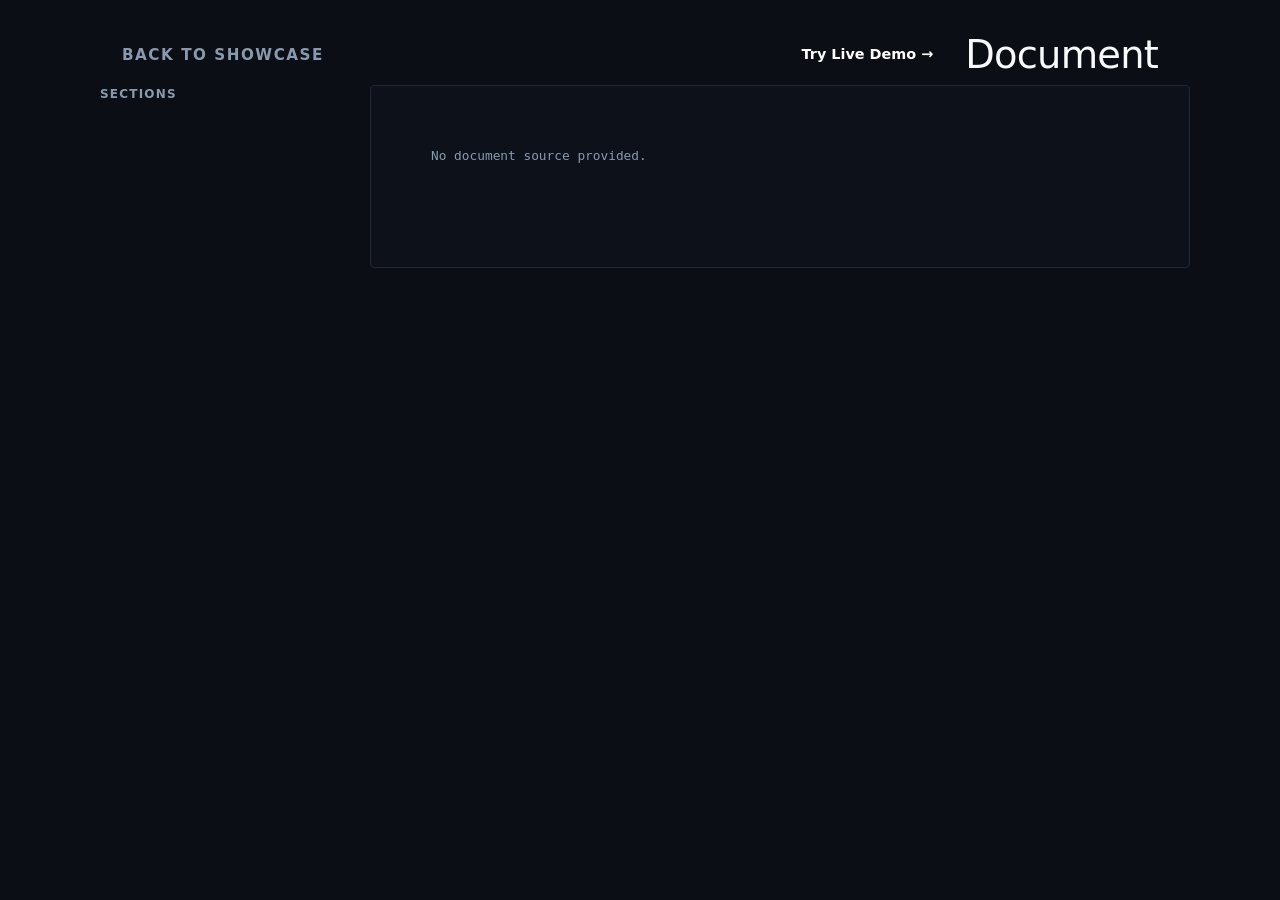
<file: presentation/reader.html>
<!DOCTYPE html>
<html lang="en">
<head>
  <meta charset="UTF-8" />
  <meta name="viewport" content="width=device-width, initial-scale=1.0" />
  <title>Road-Sense Reader</title>
  <link rel="preconnect" href="https://fonts.googleapis.com" />
  <link rel="preconnect" href="https://fonts.gstatic.com" crossorigin />
  <link href="https://fonts.googleapis.com/css2?family=Sora:wght@400;600;700;800&family=IBM+Plex+Mono:wght@400;600&display=swap" rel="stylesheet" />
  <link rel="stylesheet" href="reader.css" />
  <style>
    .demo-link {
      margin-left: auto;
      padding: 0.5rem 1rem;
      background: var(--accent);
      color: white !important;
      border-radius: 6px;
      font-weight: 600;
      text-decoration: none;
      font-size: 0.9rem;
      transition: transform 0.2s;
    }
    .demo-link:hover {
      transform: translateY(-1px);
    }
    .reader-header {
      display: flex;
      align-items: center;
      gap: 1rem;
      max-width: 1200px;
      margin: 0 auto;
      padding: 1.5rem 2rem 0;
    }
    .back {
      font-size: 0.95rem;
      color: var(--muted);
      text-decoration: none;
    }
    .back:hover { color: var(--accent); }
  </style>
</head>
<body>
  <div class="bg-orb bg-orb-a" aria-hidden="true"></div>
  <div class="bg-orb bg-orb-b" aria-hidden="true"></div>

  <header class="reader-header">
    <a class="back" href="index.html">Back to Showcase</a>
    <a class="demo-link" href="detect.html">Try Live Demo →</a>
    <div class="header-meta">
      <h1 id="docTitle">Loading...</h1>
    </div>
  </header>

  <main class="reader-wrap">
    <aside class="toc-card">
      <h2>Sections</h2>
      <nav id="toc"></nav>
    </aside>

    <article class="content-card">
      <div id="status" class="status">Loading document...</div>
      <div id="docContent" class="doc-content"></div>
    </article>
  </main>

  <script src="reader.js"></script>
</body>
</html>
</file>
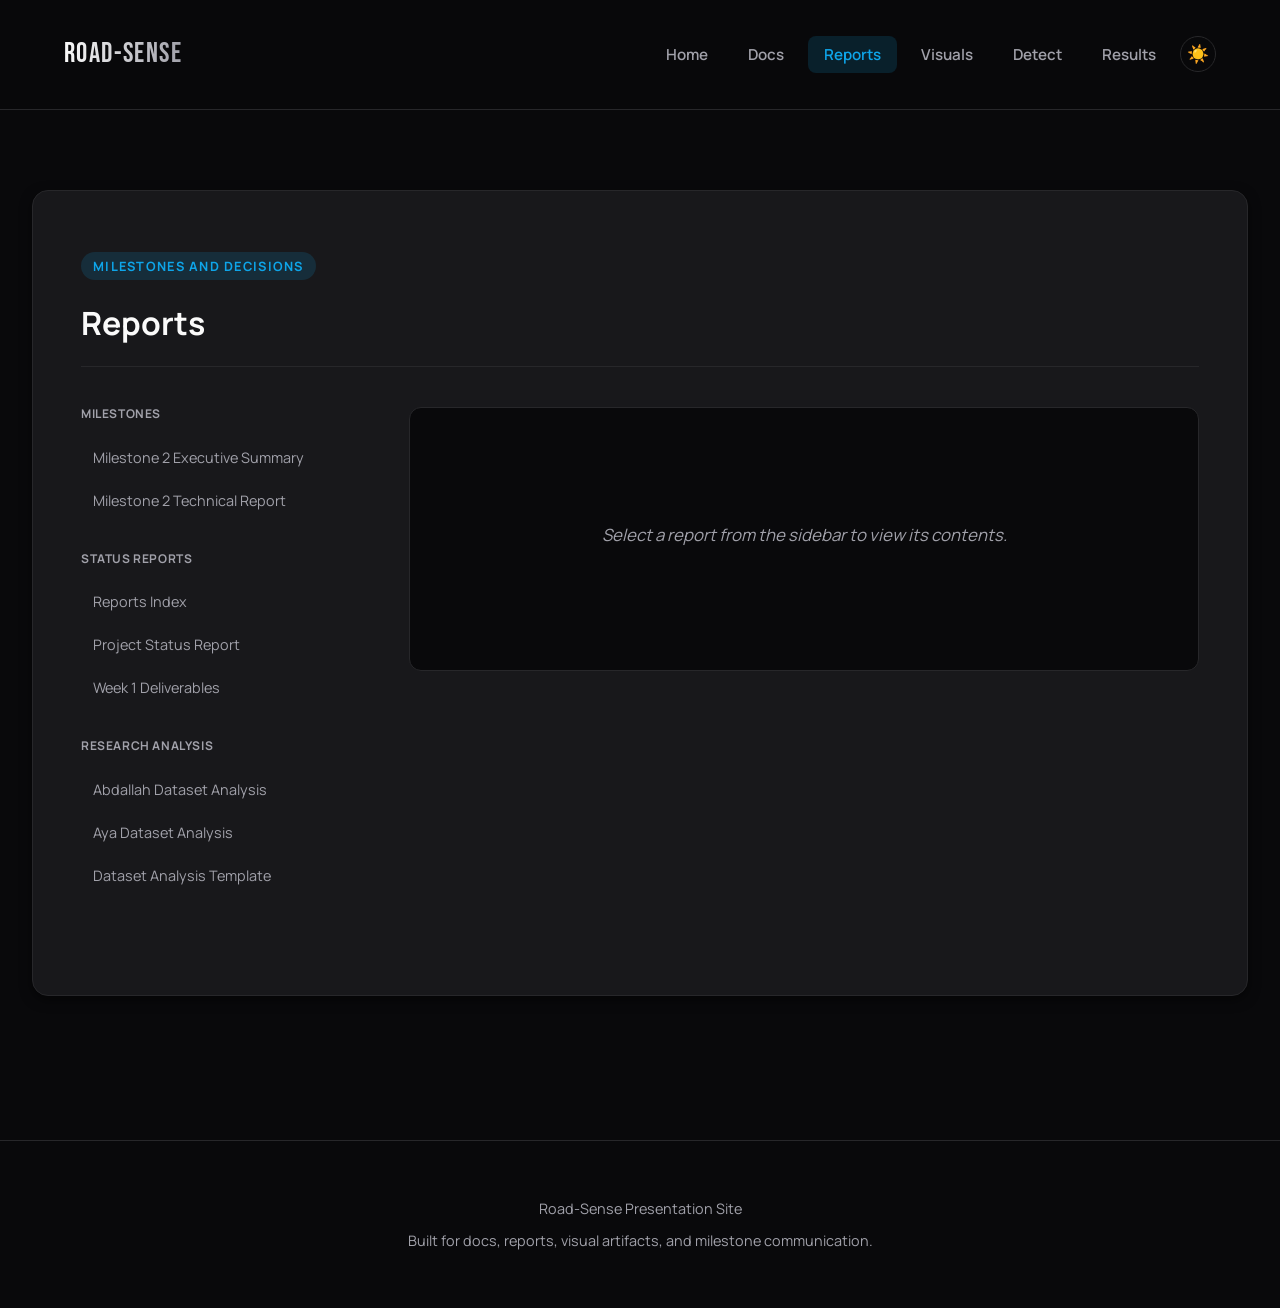
<file: presentation/reports.html>
<!DOCTYPE html>
<html lang="en">
<head>
  <meta charset="UTF-8" />
  <meta name="viewport" content="width=device-width, initial-scale=1.0" />
  <title>Road-Sense Reports</title>
  <link rel="preconnect" href="https://fonts.googleapis.com" />
  <link rel="preconnect" href="https://fonts.gstatic.com" crossorigin />
  <link href="https://fonts.googleapis.com/css2?family=Bebas+Neue&family=Manrope:wght@400;500;600;700;800&display=swap" rel="stylesheet" />
  <link rel="stylesheet" href="styles.css" />
</head>
<body>
  <nav class="top-nav reveal">
    <div class="nav-container">
      <div class="brand">ROAD-SENSE</div>
      <button id="menuToggle" class="menu-toggle" aria-label="Toggle menu">Menu</button>
      <ul id="menu" class="menu">
        <li><a href="index.html">Home</a></li>
        <li><a href="docs.html">Docs</a></li>
        <li><a href="reports.html" class="active">Reports</a></li>
        <li><a href="visuals.html">Visuals</a></li>
        <li><a href="detect.html">Detect</a></li>
        <li><a href="index.html#results">Results</a></li>
        <button id="themeToggle" class="theme-toggle" aria-label="Toggle theme">☀️</button>
      </ul>
    </div>
  </nav>

  <main class="reveal">
    <div class="panel" style="margin-top: 3rem;">
      <div class="panel-head">
        <p class="eyebrow">Milestones and Decisions</p>
        <h2>Reports</h2>
      </div>
      <div class="docs-layout">
        <aside class="docs-sidebar">
          <nav class="sidebar-nav">
            <div class="sidebar-section">
              <h3 class="sidebar-section-title">Milestones</h3>
              <ul class="sidebar-list" id="reportsSidebarMilestones"></ul>
            </div>
            <div class="sidebar-section">
              <h3 class="sidebar-section-title">Status Reports</h3>
              <ul class="sidebar-list" id="reportsSidebarStatus"></ul>
            </div>
            <div class="sidebar-section">
              <h3 class="sidebar-section-title">Research Analysis</h3>
              <ul class="sidebar-list" id="reportsSidebarResearch"></ul>
            </div>
          </nav>
        </aside>
        <div class="docs-main">
          <div id="reportsContent" class="docs-content">
            <p class="status-message">Select a report from the sidebar to view its contents.</p>
          </div>
        </div>
      </div>
    </div>
  </main>

  <footer class="footer reveal">
    <p>Road-Sense Presentation Site</p>
    <p>Built for docs, reports, visual artifacts, and milestone communication.</p>
  </footer>

  <script src="script.js"></script>
</body>
</html>
</file>
<file: presentation/styles.css>
:root {
  /* Core Tones - Dark (Zinc based for a modern, sleek look) */
  --bg: #09090b;
  --bg-rgb: 9, 9, 11;
  --surface: #18181b;
  --surface-hover: #27272a;

  /* Text */
  --ink: #fafafa;
  --muted: #a1a1aa;

  /* Borders */
  --line: #27272a;
  --line-hover: #3f3f46;

  /* Accents - Cyan / Blue gradient vibe */
  --accent: #0ea5e9;
  --accent-hover: #38bdf8;
  --accent-soft: rgba(14, 165, 233, 0.15);

  /* Tags */
  --tag-bg: #1e293b;
  --tag-text: #38bdf8;

  /* Shadows */
  --shadow-sm: 0 1px 2px rgba(0, 0, 0, 0.4);
  --shadow: 0 4px 12px rgba(0, 0, 0, 0.5);
  --shadow-md: 0 12px 24px -6px rgba(0, 0, 0, 0.7);
  --shadow-glow: 0 0 20px rgba(14, 165, 233, 0.2);

  /* Layout */
  --max-w: 1600px;
  --radius-lg: 16px;
  --radius-md: 12px;
  --radius-sm: 8px;
}

body.light-mode {
  --bg: #f8fafc;
  --bg-rgb: 248, 250, 252;
  --surface: #ffffff;
  --surface-hover: #f1f5f9;
  --ink: #0f172a;
  --muted: #64748b;
  --line: #e2e8f0;
  --line-hover: #cbd5e1;
  --accent: #2563eb;
  --accent-hover: #1d4ed8;
  --accent-soft: rgba(37, 99, 235, 0.1);
  --tag-bg: #dbeafe;
  --tag-text: #1e40af;
  --shadow-sm: 0 1px 2px rgba(0, 0, 0, 0.05);
  --shadow: 0 4px 12px rgba(0, 0, 0, 0.05);
  --shadow-md: 0 12px 24px -6px rgba(0, 0, 0, 0.1);
  --shadow-glow: 0 0 20px rgba(37, 99, 235, 0.15);
}

/* Reset */
*, *::before, *::after {
  box-sizing: border-box;
}

html {
  scroll-behavior: smooth;
}

body {
  margin: 0;
  padding: 0;
  min-height: 100vh;
  font-family: "Manrope", system-ui, -apple-system, sans-serif;
  color: var(--ink);
  background: var(--bg);
  line-height: 1.6;
  transition: background-color 0.3s ease, color 0.3s ease;
  overflow-x: hidden;
}

/* Typography base */
h1, h2, h3, h4, h5, h6 {
  color: var(--ink);
  line-height: 1.2;
  margin: 0 0 1rem 0;
}

a {
  color: inherit;
  text-decoration: none;
}

/* Animations */
@keyframes fadeUp {
  from { opacity: 0; transform: translateY(20px); }
  to { opacity: 1; transform: translateY(0); }
}

.reveal {
  opacity: 0;
  animation: fadeUp 0.6s cubic-bezier(0.16, 1, 0.3, 1) forwards;
}

/* Navbar */
.top-nav, .page-nav {
  position: sticky;
  top: 0;
  z-index: 100;
  background: rgba(var(--bg-rgb), 0.8);
  backdrop-filter: blur(12px);
  -webkit-backdrop-filter: blur(12px);
  border-bottom: 1px solid var(--line);
  transition: background 0.3s ease, border-color 0.3s ease;
}

.nav-container, .page-nav-inner {
  max-width: var(--max-w);
  margin: 0 auto;
  padding: 1rem 2rem;
  display: flex;
  align-items: center;
  justify-content: space-between;
}

.top-nav {
  /* Used in index.html hero, let's normalize it to be similar */
  margin: 0;
  padding: 1rem 2rem;
  max-width: none;
  border-radius: 0;
  border: none;
  border-bottom: 1px solid var(--line);
}

.brand {
  font-family: "Bebas Neue", sans-serif;
  font-size: 1.75rem;
  letter-spacing: 0.05em;
  color: var(--ink);
  background: linear-gradient(to right, var(--ink), var(--muted));
  -webkit-background-clip: text;
  -webkit-text-fill-color: transparent;
}

.menu {
  display: flex;
  list-style: none;
  gap: 0.5rem;
  padding: 0;
  margin: 0;
  align-items: center;
}

.menu a {
  padding: 0.5rem 1rem;
  border-radius: var(--radius-sm);
  font-size: 0.95rem;
  font-weight: 600;
  color: var(--muted);
  transition: all 0.2s ease;
}

.menu a:hover {
  color: var(--ink);
  background: var(--surface-hover);
}

.menu a.active {
  color: var(--accent);
  background: var(--accent-soft);
}

.menu-toggle {
  display: none;
  background: var(--surface);
  border: 1px solid var(--line);
  color: var(--ink);
  padding: 0.5rem 1rem;
  border-radius: var(--radius-sm);
  cursor: pointer;
  font-family: inherit;
  font-weight: 600;
}

.theme-toggle {
  background: transparent;
  border: 1px solid var(--line);
  color: var(--ink);
  width: 36px;
  height: 36px;
  border-radius: 50%;
  display: flex;
  align-items: center;
  justify-content: center;
  cursor: pointer;
  transition: all 0.2s ease;
  font-size: 1.1rem;
}

.theme-toggle:hover {
  background: var(--surface-hover);
  border-color: var(--line-hover);
  transform: rotate(15deg);
}

/* Main Layout wrappers */
main, .hero-wrapper {
  max-width: var(--max-w);
  margin: 0 auto;
  padding: 2rem;
}

/* Hero Section */
.hero {
  padding: 6rem 2rem;
  text-align: center;
  display: flex;
  flex-direction: column;
  align-items: center;
  position: relative;
}

.hero::before {
  content: '';
  position: absolute;
  top: -20%;
  left: 50%;
  transform: translateX(-50%);
  width: 600px;
  height: 600px;
  background: radial-gradient(circle, var(--accent-soft) 0%, transparent 70%);
  z-index: -1;
  pointer-events: none;
}

.hero-content {
  max-width: 800px;
}

.eyebrow {
  display: inline-block;
  text-transform: uppercase;
  letter-spacing: 0.1em;
  font-size: 0.8rem;
  font-weight: 700;
  color: var(--accent);
  background: var(--accent-soft);
  padding: 0.25rem 0.75rem;
  border-radius: 99px;
  margin-bottom: 1.5rem;
}

.hero h1 {
  font-size: clamp(2.5rem, 5vw, 4rem);
  font-weight: 800;
  letter-spacing: -0.02em;
  margin-bottom: 1.5rem;
}

.hero-copy {
  font-size: 1.125rem;
  color: var(--muted);
  max-width: 600px;
  margin: 0 auto 2.5rem;
}

.hero-actions {
  display: flex;
  gap: 1rem;
  justify-content: center;
}

/* Buttons */
.btn {
  display: inline-flex;
  align-items: center;
  justify-content: center;
  padding: 0.75rem 1.5rem;
  border-radius: var(--radius-sm);
  font-weight: 600;
  font-size: 0.95rem;
  transition: all 0.2s ease;
  cursor: pointer;
  border: 1px solid transparent;
}

.btn-primary {
  background: var(--accent);
  color: #fff;
  box-shadow: var(--shadow-glow);
}

.btn-primary:hover {
  background: var(--accent-hover);
  transform: translateY(-2px);
  box-shadow: 0 0 25px rgba(14, 165, 233, 0.4);
}

.btn-ghost {
  background: var(--surface);
  color: var(--ink);
  border: 1px solid var(--line);
}

.btn-ghost:hover {
  background: var(--surface-hover);
  border-color: var(--line-hover);
}

/* Stat Ribbon */
.stat-ribbon {
  display: grid;
  grid-template-columns: repeat(auto-fit, minmax(200px, 1fr));
  gap: 1.5rem;
  margin-top: 4rem;
  width: 100%;
  max-width: var(--max-w);
}

.stat-ribbon article {
  background: var(--surface);
  border: 1px solid var(--line);
  padding: 1.5rem;
  border-radius: var(--radius-md);
  text-align: left;
  transition: all 0.3s ease;
  box-shadow: var(--shadow-sm);
}

.stat-ribbon article:hover {
  transform: translateY(-4px);
  border-color: var(--line-hover);
  box-shadow: var(--shadow);
}

.stat-ribbon .label {
  font-size: 0.85rem;
  color: var(--muted);
  font-weight: 600;
  text-transform: uppercase;
  letter-spacing: 0.05em;
  display: block;
  margin-bottom: 0.5rem;
}

.stat-ribbon .value {
  font-size: 2rem;
  font-weight: 800;
  color: var(--ink);
}

/* Panels */
.panel {
  background: var(--surface);
  border: 1px solid var(--line);
  border-radius: var(--radius-lg);
  padding: 3rem;
  margin-bottom: 3rem;
  box-shadow: var(--shadow);
}

.panel-head {
  margin-bottom: 2.5rem;
  border-bottom: 1px solid var(--line);
  padding-bottom: 1.5rem;
}

.panel-head h2 {
  font-size: 2rem;
  margin: 0;
}

/* Results section specifics */
.results-wrap {
  display: grid;
  grid-template-columns: 1fr 2fr;
  gap: 2rem;
  align-items: start;
}

.score-cards {
  display: grid;
  gap: 1rem;
}

.score-card {
  background: var(--bg);
  border: 1px solid var(--line);
  padding: 1.25rem;
  border-radius: var(--radius-sm);
  display: flex;
  flex-direction: column;
  gap: 0.5rem;
}

.score-title {
  font-size: 0.85rem;
  color: var(--muted);
  font-weight: 600;
  text-transform: uppercase;
}

.score-values {
  display: flex;
  justify-content: space-between;
  font-weight: 700;
  font-size: 1.1rem;
}

.chart-card {
  background: var(--bg);
  border: 1px solid var(--line);
  border-radius: var(--radius-md);
  padding: 2rem;
  display: flex;
  flex-direction: column;
}

.chart-card h3 {
  margin-bottom: 1.5rem;
  font-size: 1.25rem;
}

.caption {
  margin-top: 1.5rem;
  font-size: 0.9rem;
  color: var(--muted);
  text-align: center;
}

/* Docs Layout */
.docs-layout {
  display: grid;
  grid-template-columns: 280px 1fr;
  gap: 3rem;
}

.docs-sidebar {
  position: sticky;
  top: 100px;
  max-height: calc(100vh - 120px);
  overflow-y: auto;
  padding-right: 1rem;
}

.docs-sidebar::-webkit-scrollbar {
  width: 4px;
}
.docs-sidebar::-webkit-scrollbar-track {
  background: transparent;
}
.docs-sidebar::-webkit-scrollbar-thumb {
  background: var(--line-hover);
  border-radius: 4px;
}

.search-input {
  width: 100%;
  background: var(--bg);
  border: 1px solid var(--line);
  color: var(--ink);
  padding: 0.75rem 1rem;
  border-radius: var(--radius-sm);
  font-family: inherit;
  font-size: 0.9rem;
  margin-bottom: 2rem;
  transition: all 0.2s ease;
}

.search-input:focus {
  outline: none;
  border-color: var(--accent);
  box-shadow: 0 0 0 3px var(--accent-soft);
}

.sidebar-section {
  margin-bottom: 2rem;
}

.sidebar-section-title {
  font-size: 0.75rem;
  text-transform: uppercase;
  letter-spacing: 0.05em;
  color: var(--muted);
  margin-bottom: 1rem;
  font-weight: 700;
}

.sidebar-list {
  list-style: none;
  padding: 0;
  margin: 0;
  display: flex;
  flex-direction: column;
  gap: 0.25rem;
}

.sidebar-list a {
  display: block;
  padding: 0.5rem 0.75rem;
  border-radius: var(--radius-sm);
  font-size: 0.9rem;
  color: var(--muted);
  transition: all 0.2s ease;
}

.sidebar-list a:hover {
  background: var(--surface-hover);
  color: var(--ink);
}

.sidebar-list a.active {
  background: var(--accent-soft);
  color: var(--accent);
  font-weight: 600;
}

.docs-main {
  min-height: 60vh;
  min-width: 0;
}

.docs-content {
  background: var(--bg);
  border: 1px solid var(--line);
  border-radius: var(--radius-md);
  padding: 3rem;
  font-size: 1.05rem;
  line-height: 1.7;
  color: var(--ink);
  overflow-wrap: break-word;
  word-wrap: break-word;
}

.docs-content h1 {
  font-size: 2.25rem;
  border-bottom: 1px solid var(--line);
  padding-bottom: 1rem;
  margin-bottom: 2.5rem;
}

.docs-content h2 {
  font-size: 1.75rem;
  margin-top: 3rem;
  margin-bottom: 1.25rem;
  display: flex;
  align-items: center;
  gap: 0.75rem;
}

.docs-content h2::before {
  content: '';
  display: block;
  width: 6px;
  height: 1.2em;
  background: var(--accent);
  border-radius: 4px;
}

.docs-content h3 {
  font-size: 1.35rem;
  margin-top: 2.5rem;
  margin-bottom: 1rem;
  display: flex;
  align-items: center;
  gap: 0.5rem;
}

.docs-content h3::before {
  content: '';
  display: block;
  width: 4px;
  height: 1.1em;
  background: var(--accent-soft);
  border-radius: 3px;
}

.docs-content p { margin-bottom: 1.5rem; }
.docs-content ul, .docs-content ol { margin-bottom: 1.5rem; padding-left: 1.5rem; }
.docs-content li { margin-bottom: 0.5rem; }

.docs-content code {
  font-family: ui-monospace, SFMono-Regular, Menlo, Monaco, Consolas, monospace;
  background: var(--surface-hover);
  padding: 0.2em 0.4em;
  border-radius: 4px;
  font-size: 0.85em;
  color: var(--accent);
}

.docs-content pre {
  background: var(--surface-hover);
  padding: 1.5rem;
  border-radius: var(--radius-sm);
  overflow-x: auto;
  border: 1px solid var(--line);
  margin-bottom: 1.5rem;
}

.docs-content pre code {
  background: transparent;
  padding: 0;
  color: var(--ink);
  font-size: 0.9em;
}

.docs-content blockquote {
  border-left: 4px solid var(--accent);
  background: var(--accent-soft);
  margin: 1.5rem 0;
  padding: 1rem 1.5rem;
  border-radius: 0 var(--radius-sm) var(--radius-sm) 0;
  color: var(--ink);
}

.table-responsive {
  width: 100%;
  overflow-x: auto;
  margin-bottom: 1.5rem;
  -webkit-overflow-scrolling: touch;
}

.docs-content table {
  width: 100%;
  border-collapse: collapse;
  margin-bottom: 0;
}

.docs-content tr {
  transition: background 0.2s ease;
}

.docs-content tbody tr:nth-child(even) {
  background: var(--surface-hover);
}

.docs-content tbody tr:hover {
  background: var(--accent-soft);
}

.docs-content th, .docs-content td {
  padding: 0.75rem;
  border: 1px solid var(--line);
  text-align: left;
}

.docs-content th {
  background: var(--surface-hover);
  font-weight: 600;
}

/* Visuals Layout */
.visuals-filter {
  display: flex;
  flex-wrap: wrap;
  gap: 0.75rem;
  margin-bottom: 2rem;
}

.filter-btn {
  background: var(--surface);
  border: 1px solid var(--line);
  color: var(--muted);
  padding: 0.5rem 1.25rem;
  border-radius: 99px;
  font-weight: 600;
  font-size: 0.9rem;
  cursor: pointer;
  transition: all 0.2s ease;
}

.filter-btn:hover {
  background: var(--surface-hover);
  color: var(--ink);
}

.filter-btn.active {
  background: var(--accent);
  color: #fff;
  border-color: var(--accent);
}

.visual-grid {
  display: grid;
  grid-template-columns: repeat(auto-fill, minmax(450px, 1fr));
  gap: 1rem;
}

.visual-card {
  background: var(--bg);
  border: 1px solid var(--line);
  border-radius: var(--radius-md);
  padding: 1rem;
  cursor: pointer;
  transition: all 0.3s cubic-bezier(0.16, 1, 0.3, 1);
  display: flex;
  flex-direction: column;
}

.visual-card:hover {
  transform: translateY(-6px);
  box-shadow: var(--shadow-md);
  border-color: var(--accent);
}

.img-wrapper {
  overflow: hidden;
  border-radius: var(--radius-sm);
  background: var(--surface);
  position: relative;
}

.img-wrapper::after {
  content: '';
  position: absolute;
  inset: 0;
  background: rgba(14, 165, 233, 0);
  transition: background 0.3s ease;
  pointer-events: none;
}

.visual-card:hover .img-wrapper::after {
  background: rgba(14, 165, 233, 0.15);
}

.visual-card img {
  width: 100%;
  aspect-ratio: 4/3;
  object-fit: cover;
  display: block;
  transition: transform 0.5s cubic-bezier(0.16, 1, 0.3, 1);
}

.visual-card:hover img {
  transform: scale(1.05);
}

.visual-card figcaption {
  margin-top: 1.25rem;
  text-align: center;
  font-weight: 600;
  font-size: 0.95rem;
  color: var(--ink);
  transition: color 0.3s ease;
}

.visual-card:hover figcaption {
  color: var(--accent);
}

/* Image Viewer Modal */
.image-viewer {
  position: fixed;
  inset: 0;
  z-index: 2000;
  background: rgba(var(--bg-rgb), 0.9);
  backdrop-filter: blur(8px);
  -webkit-backdrop-filter: blur(8px);
  display: none;
  align-items: center;
  justify-content: center;
  padding: 2rem;
  opacity: 0;
  transition: opacity 0.3s ease;
}

.image-viewer.open {
  display: flex;
  opacity: 1;
}

.image-viewer-inner {
  background: var(--surface);
  border: 1px solid var(--line);
  border-radius: var(--radius-lg);
  max-width: 1200px;
  width: 100%;
  max-height: 90vh;
  display: flex;
  flex-direction: column;
  box-shadow: 0 25px 50px -12px rgba(0, 0, 0, 0.5);
  transform: scale(0.95);
  transition: transform 0.3s cubic-bezier(0.16, 1, 0.3, 1);
}

.image-viewer.open .image-viewer-inner {
  transform: scale(1);
}

.image-viewer-header {
  padding: 1rem 1.5rem;
  border-bottom: 1px solid var(--line);
  display: flex;
  justify-content: space-between;
  align-items: center;
}

.image-viewer-title {
  font-weight: 700;
  font-size: 1.1rem;
}

.image-viewer-close {
  background: var(--surface-hover);
  border: 1px solid var(--line);
  color: var(--ink);
  padding: 0.5rem 1rem;
  border-radius: var(--radius-sm);
  cursor: pointer;
  font-weight: 600;
  transition: all 0.2s ease;
}

.image-viewer-close:hover {
  background: var(--accent);
  color: #fff;
  border-color: var(--accent);
}

.image-viewer-body {
  padding: 2rem;
  overflow: auto;
  display: flex;
  justify-content: center;
  align-items: center;
  flex: 1;
}

.image-viewer-image {
  max-width: 100%;
  max-height: 70vh;
  object-fit: contain;
  border-radius: var(--radius-sm);
}

/* Footer */
.footer {
  text-align: center;
  padding: 3rem 2rem;
  border-top: 1px solid var(--line);
  margin-top: 4rem;
  color: var(--muted);
  font-size: 0.9rem;
}

.footer p {
  margin: 0.5rem 0;
}

/* Loading status */
.status-message {
  text-align: center;
  padding: 3rem;
  color: var(--muted);
  font-style: italic;
}

/* Responsive */
@media (max-width: 900px) {
  .docs-layout {
    grid-template-columns: 1fr;
  }

  .docs-sidebar {
    position: static;
    max-height: none;
    margin-bottom: 2rem;
  }

  .results-wrap {
    grid-template-columns: 1fr;
  }

  .nav-container, .page-nav-inner {
    padding: 1rem;
  }

  .menu {
    display: none;
    position: absolute;
    top: 100%;
    left: 0;
    right: 0;
    background: var(--surface);
    flex-direction: column;
    padding: 1rem;
    border-bottom: 1px solid var(--line);
  }

  .menu.open {
    display: flex;
  }

  .menu-toggle {
    display: block;
  }

  .theme-toggle {
    display: none; /* Can be moved inside menu if needed */
  }
}

@media (max-width: 600px) {
  .hero {
    padding: 4rem 1rem;
  }

  .panel {
    padding: 1.5rem;
  }

  .docs-content {
    padding: 1.5rem;
  }
}
</file>
<file: presentation/reader.css>
:root {
  --bg: #0b0e14;         /* Richer, darker base */
  --bg-soft: #151b23;    /* Layer 2 background */
  --ink: #f8fafc;        /* High-contrast text */
  --muted: #8a99ae;      /* Soft secondary text */
  --line: #212833;       /* Precise borders */
  --line-bold: #333d4d;  /* Interactive borders */
  --accent-a: #f26b1d;   /* Brand Orange */
  --accent-b: #818cf8;   /* Modern Indigo (Replaces teal for cleaner dark mode) */
  --surface: #0d121a;    /* Card base */
  --radius: 4px;         /* Sharp corners */
  --transition: 0.15s ease-out;
}
/* 2. Base Reset */
* {
  box-sizing: border-box;
}

html {
  scroll-behavior: smooth;
}

body {
  margin: 0;
  padding: 0;
  font-family: "Inter", system-ui, -apple-system, sans-serif;
  color: var(--ink);
  background: var(--bg);
  line-height: 1.6;
}

/* 3. Structural Layout */
.reader-header {
  width: min(1100px, 92vw);
  margin: 60px auto 40px;
}

.reader-wrap {
  width: min(1100px, 92vw);
  margin: 0 auto 100px;
  display: grid;
  grid-template-columns: 240px 1fr;
  gap: 40px;
  /* Crucial: Ensure the grid items can stretch the full height */
  align-items: start;
}

/* 4. Navigation & Buttons */
.back {
  display: inline-flex;
  padding: 6px 0;
  color: var(--muted);
  text-decoration: none;
  font-size: 0.8rem;
  font-weight: 600;
  text-transform: uppercase;
  letter-spacing: 0.1em;
  transition: var(--transition);
}

.back:hover {
  color: var(--accent-b);
}

.label {
  color: var(--accent-a);
  font-size: 0.7rem;
  font-weight: 700;
  text-transform: uppercase;
  letter-spacing: 0.2em;
  margin-bottom: 8px;
}

h1 {
  margin: 0;
  font-size: 2.4rem;
  font-weight: 500;
  letter-spacing: -0.02em;
}

/* 5. SIDEBAR - The Sticky Logic */
.toc-card {
  /* position: sticky ensures it stays in view while scrolling */
  position: sticky;
  top: 40px;
  height: fit-content;
  max-height: calc(100vh - 80px); /* Prevents sidebar from being taller than screen */
  overflow-y: auto;
  background: transparent;
  border: none;
}

.toc-card h2 {
  font-size: 0.75rem;
  text-transform: uppercase;
  color: var(--muted);
  letter-spacing: 0.1em;
  margin: 0 0 16px 10px;
}

#toc {
  display: flex;
  flex-direction: column;
}

#toc a {
  color: var(--muted);
  text-decoration: none;
  font-size: 0.9rem;
  padding: 10px 12px;
  border-left: 1px solid var(--line);
  transition: var(--transition);
}

#toc a:hover {
  color: var(--ink);
  border-left-color: var(--muted);
  background: rgba(255, 255, 255, 0.02);
}

#toc a.active {
  color: var(--accent-b);
  border-left-color: var(--accent-b);
  background: var(--bg-soft);
  font-weight: 500;
}

/* 6. MAIN CONTENT CARD */
.content-card {
  background: var(--surface);
  border: 1px solid var(--line);
  border-radius: var(--radius);
  padding: 60px;
}

.status {
  font-family: monospace;
  font-size: 0.8rem;
  color: var(--muted);
  margin-bottom: 40px;
  display: block;
}

.doc-content {
  font-size: 1.1rem;
  color: #c9d1d9;
}

.doc-content h2 {
  font-size: 1.6rem;
  color: var(--ink);
  margin-top: 3rem;
  font-weight: 500;
  border-bottom: 1px solid var(--line);
  padding-bottom: 10px;
}

.doc-content p {
  margin-bottom: 1.8rem;
}

/* Minimalist Elements inside content */
.doc-content code {
  font-family: "IBM Plex Mono", monospace;
  background: var(--bg-soft);
  padding: 2px 6px;
  font-size: 0.9em;
  border-radius: 3px;
  color: var(--accent-b);
}

.doc-content pre {
  background: #050a10;
  padding: 24px;
  border: 1px solid var(--line);
  border-radius: var(--radius);
  margin: 32px 0;
  overflow-x: auto;
}

.doc-content blockquote {
  margin: 32px 0;
  padding: 2px 24px;
  border-left: 2px solid var(--accent-a);
  color: var(--muted);
}

/* 7. Responsive Fixes */
@media (max-width: 900px) {
  .reader-wrap {
    grid-template-columns: 1fr;
    gap: 30px;
  }

  .toc-card {
    position: static; /* Sidebar stops being sticky on small screens */
    border-bottom: 1px solid var(--line);
    padding-bottom: 20px;
  }

  .content-card {
    padding: 30px 20px;
    border: none;
    background: transparent;
  }
}
</file>
